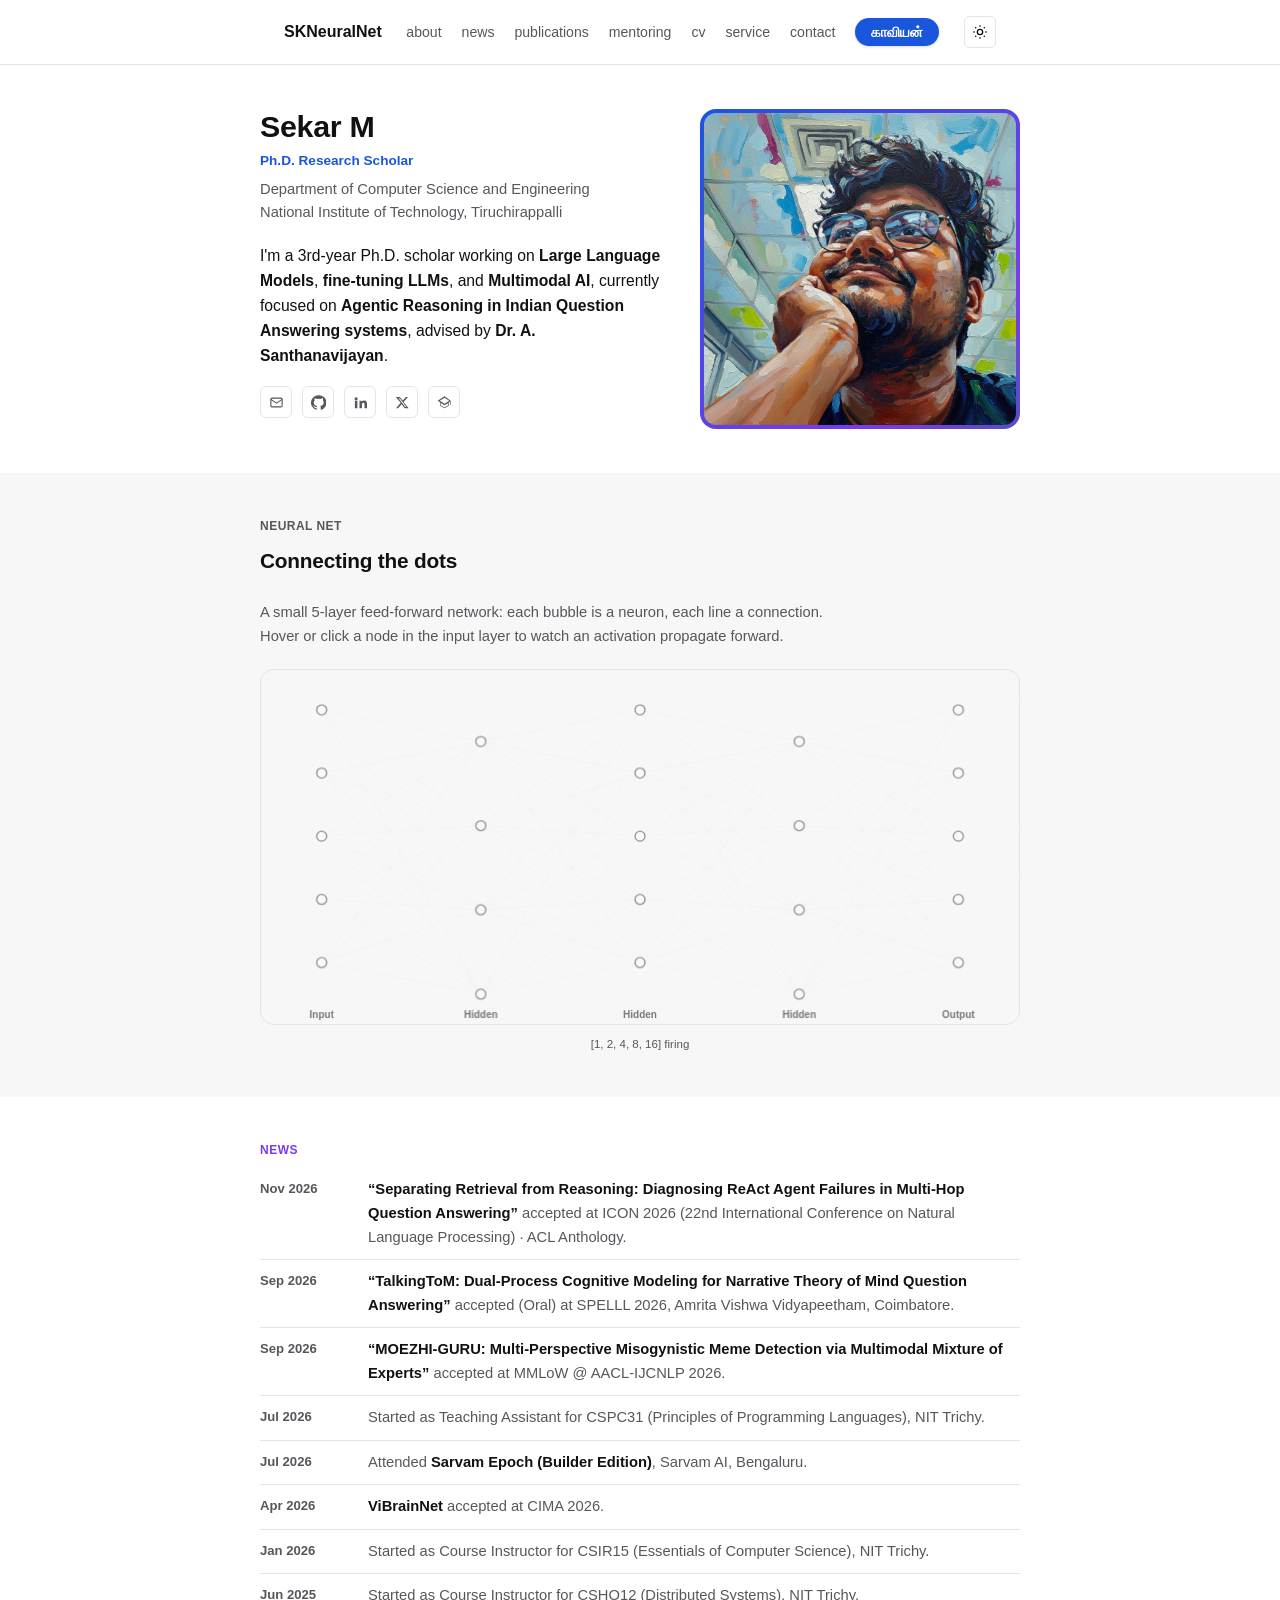
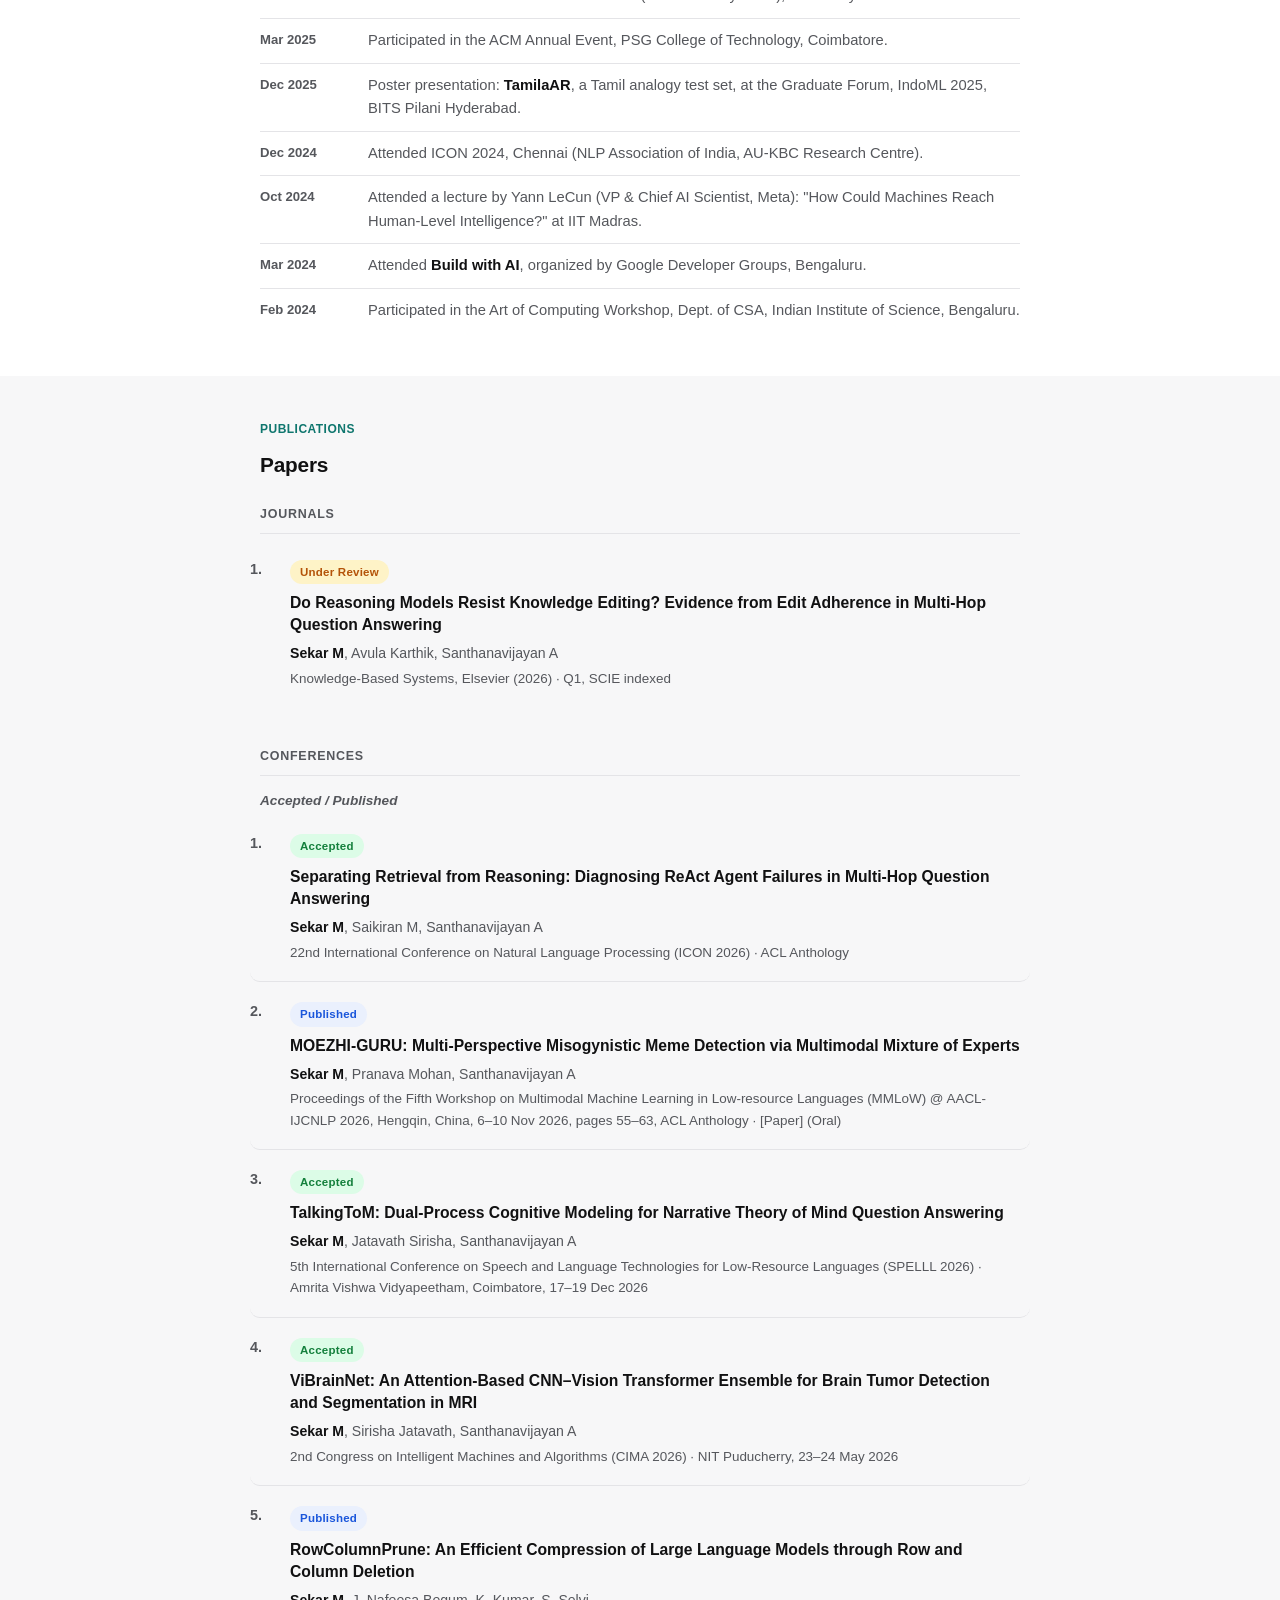
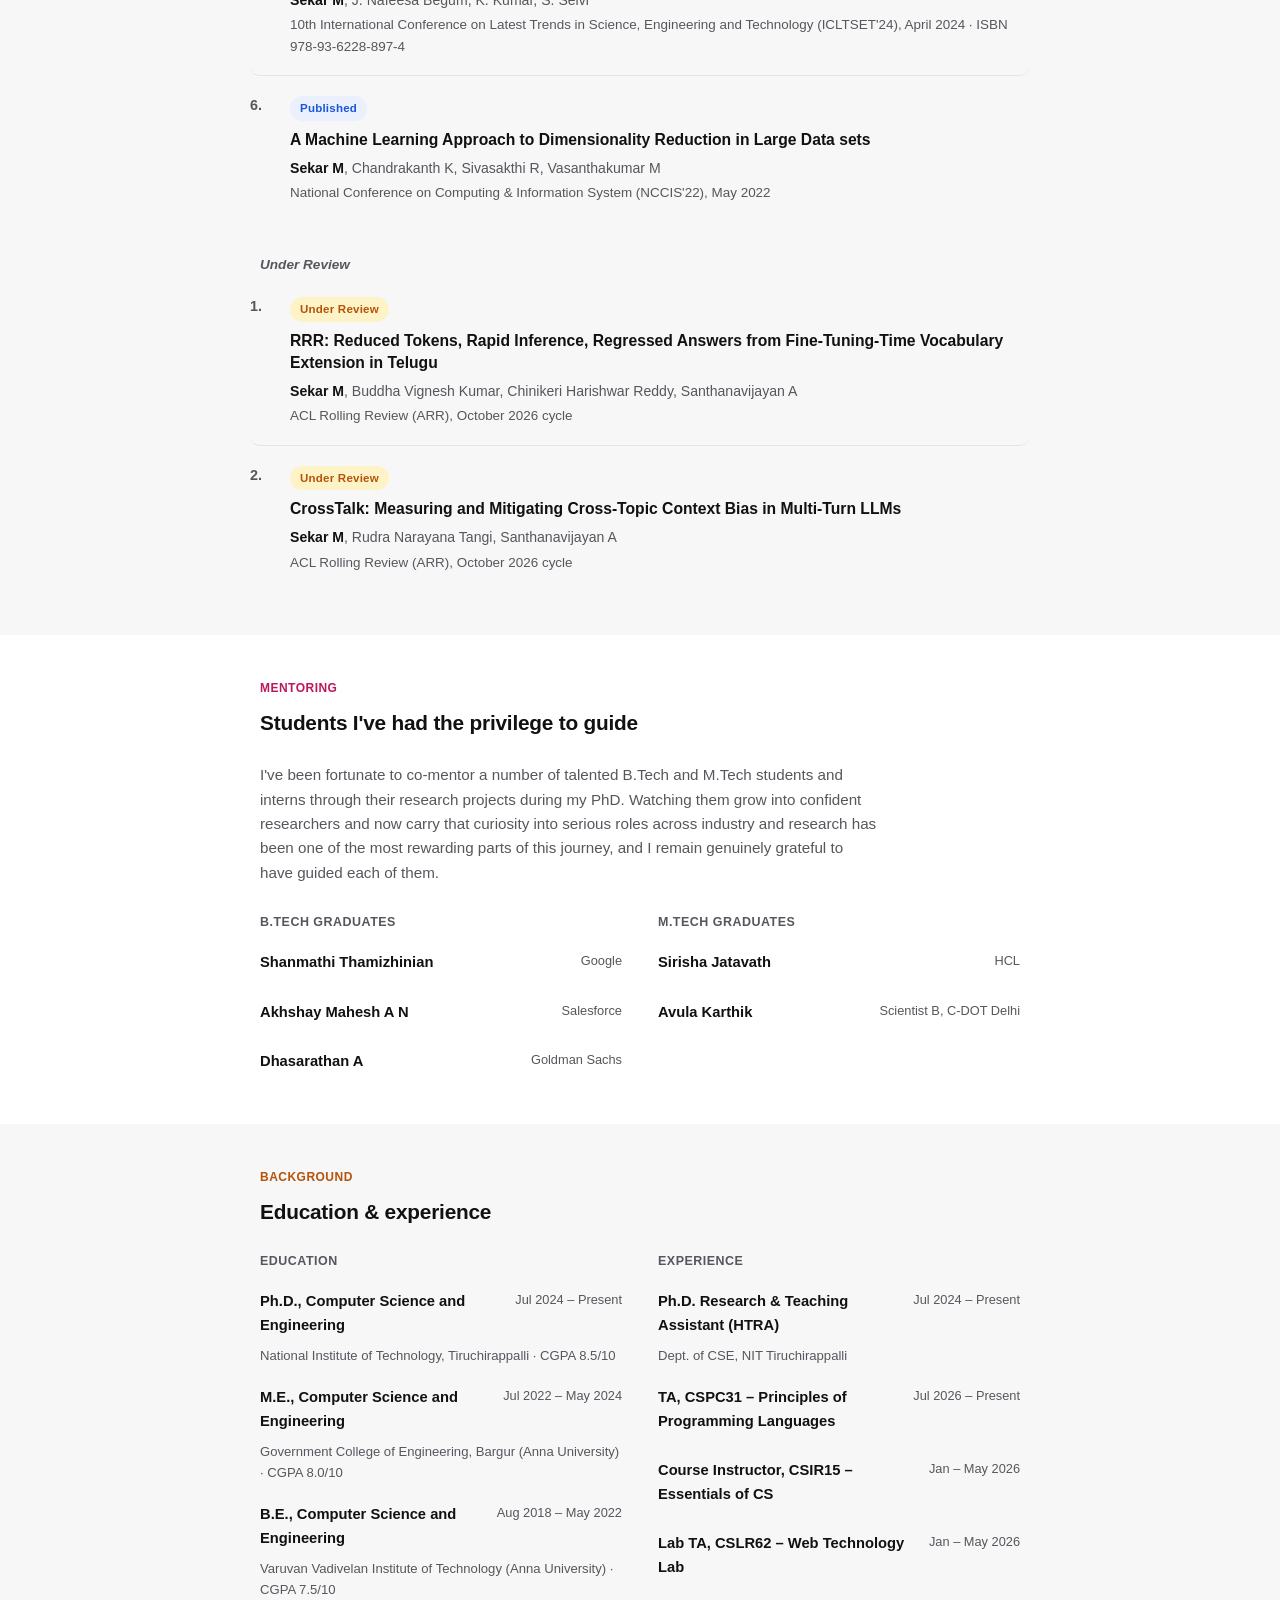
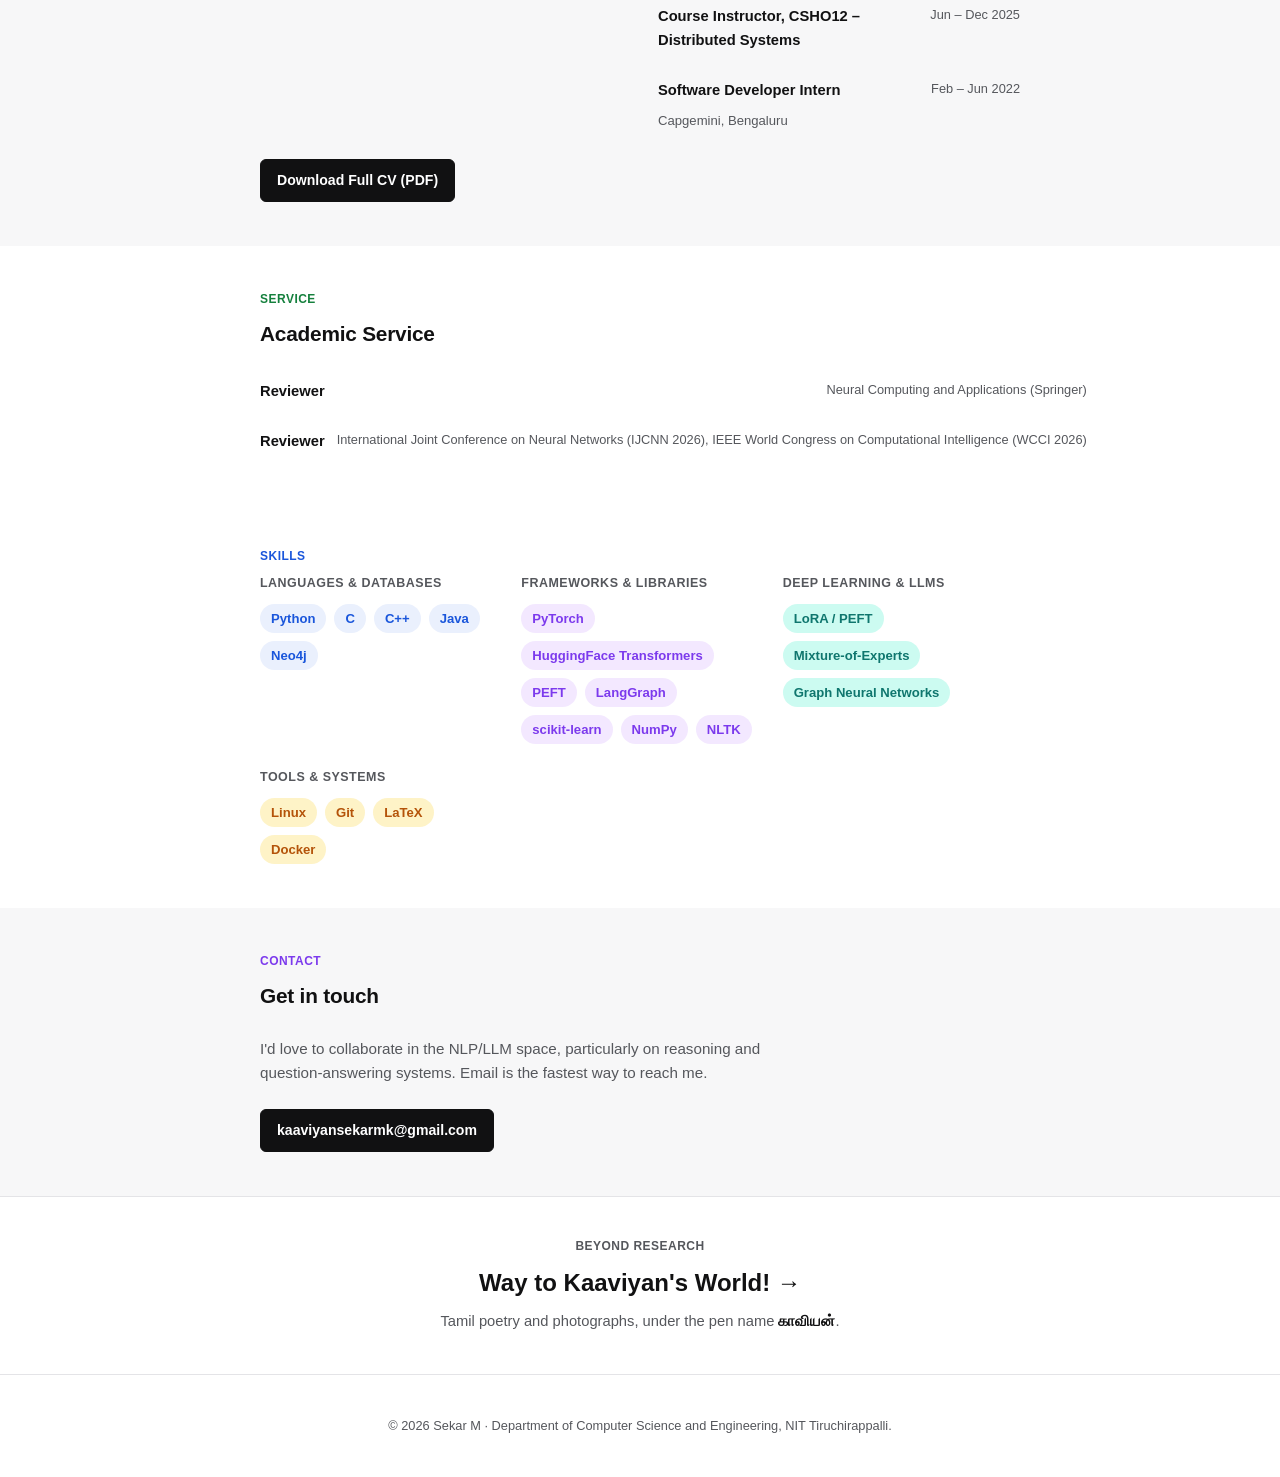
<file: index.html>
<!DOCTYPE html>
<html lang="en">
<head>
<meta charset="UTF-8">
<meta name="viewport" content="width=device-width, initial-scale=1.0">
<title>SKNeuralNet &middot; Sekar M</title>
<meta name="description" content="Sekar M, PhD Research Scholar, Department of Computer Science and Engineering, NIT Tiruchirappalli. NLP, LLM reasoning, Indian legal QA, Mixture-of-Experts.">
<link rel="icon" href="data:,">
<link rel="stylesheet" href="style.css">
<script data-goatcounter="https://sekarm.goatcounter.com/count" async src="//gc.zgo.at/count.js"></script>
</head>
<body>

<nav class="nav" id="nav">
  <div class="nav-inner">
    <a href="#top" class="nav-brand">SKNeuralNet</a>
    <button class="nav-toggle" id="navToggle" aria-label="Toggle menu" aria-expanded="false">
      <span></span><span></span><span></span>
    </button>
    <ul class="nav-links" id="navLinks">
      <li><a href="#about">about</a></li>
      <li><a href="#news">news</a></li>
      <li><a href="#publications">publications</a></li>
      <li><a href="#mentoring">mentoring</a></li>
      <li><a href="#cv">cv</a></li>
      <li><a href="#service">service</a></li>
      <li><a href="#contact">contact</a></li>
      <li><a href="kaaviyan.html" class="nav-kaaviyan-btn">காவியன்</a></li>
    </ul>
    <button class="theme-toggle" id="themeToggle" aria-label="Toggle dark mode" title="Toggle theme">
      <svg class="icon-sun" viewBox="0 0 24 24" fill="none" stroke="currentColor" stroke-width="2"><circle cx="12" cy="12" r="4"/><path d="M12 2v2M12 20v2M4.9 4.9l1.4 1.4M17.7 17.7l1.4 1.4M2 12h2M20 12h2M4.9 19.1l1.4-1.4M17.7 6.3l1.4-1.4"/></svg>
      <svg class="icon-moon" viewBox="0 0 24 24" fill="none" stroke="currentColor" stroke-width="2"><path d="M21 12.8A9 9 0 1 1 11.2 3a7 7 0 0 0 9.8 9.8z"/></svg>
    </button>
  </div>
</nav>

<main id="top">

  <section class="section about-hero" id="about">
    <div class="section-inner about-grid">
      <div class="about-text-col">
        <h1 class="hero-title">Sekar M</h1>
        <p class="hero-eyebrow">Ph.D. Research Scholar</p>
        <p class="about-role">Department of Computer Science and Engineering<br>National Institute of Technology, Tiruchirappalli</p>

        <p class="about-text">
          I'm a 3rd-year Ph.D. scholar working on <strong>Large Language Models</strong>,
          <strong>fine-tuning LLMs</strong>, and <strong>Multimodal AI</strong>, currently focused
          on <strong>Agentic Reasoning in Indian Question Answering systems</strong>, advised by
          <strong>Dr. A. Santhanavijayan</strong>.
        </p>

        <div class="social-row">
          <a href="mailto:kaaviyansekarmk@gmail.com" title="Email" aria-label="Email">
            <svg viewBox="0 0 24 24" fill="none" stroke="currentColor" stroke-width="1.8"><rect x="3" y="5" width="18" height="14" rx="2"/><path d="m3 7 9 6 9-6"/></svg>
          </a>
          <a href="https://github.com/SEKAR147" title="GitHub" target="_blank" rel="noopener" aria-label="GitHub">
            <svg viewBox="0 0 24 24" fill="currentColor"><path d="M12 .3a12 12 0 0 0-3.8 23.4c.6.1.8-.3.8-.6v-2.2c-3.3.7-4-1.6-4-1.6-.6-1.4-1.4-1.8-1.4-1.8-1.1-.8.1-.7.1-.7 1.3.1 1.9 1.3 1.9 1.3 1.1 1.9 3 1.4 3.7 1a2.5 2.5 0 0 1 .7-1.6c-2.7-.3-5.5-1.3-5.5-5.9 0-1.3.5-2.4 1.3-3.2-.1-.3-.6-1.6.1-3.3 0 0 1-.3 3.4 1.2a11.6 11.6 0 0 1 6.2 0c2.4-1.5 3.4-1.2 3.4-1.2.7 1.7.2 3 .1 3.3.8.8 1.3 1.9 1.3 3.2 0 4.6-2.8 5.6-5.5 5.9.4.4.8 1.1.8 2.3v3.3c0 .3.2.7.8.6A12 12 0 0 0 12 .3Z"/></svg>
          </a>
          <a href="https://www.linkedin.com/in/sekarm/" title="LinkedIn" target="_blank" rel="noopener" aria-label="LinkedIn">
            <svg viewBox="0 0 24 24" fill="currentColor"><path d="M4.98 3.5a2.5 2.5 0 1 1 0 5 2.5 2.5 0 0 1 0-5ZM3 9h4v12H3V9Zm7 0h3.8v1.7h.05c.53-1 1.83-2.05 3.77-2.05 4.03 0 4.78 2.65 4.78 6.1V21h-4v-5.6c0-1.34-.02-3.06-1.87-3.06-1.87 0-2.16 1.46-2.16 2.96V21h-4V9Z"/></svg>
          </a>
          <a href="https://x.com/SK_Hari001" title="X (Twitter)" target="_blank" rel="noopener" aria-label="X">
            <svg viewBox="0 0 24 24" fill="currentColor"><path d="M17.5 3h3.2l-7 8 8.2 10h-6.4l-5-6.4-5.7 6.4H1.6l7.5-8.5L1.3 3h6.5l4.5 5.8L17.5 3Zm-1.1 16h1.8L7.7 5H5.8l10.6 14Z"/></svg>
          </a>
          <a href="https://scholar.google.com/citations?user=n73xnvArFP4C&hl=en" title="Google Scholar" target="_blank" rel="noopener" aria-label="Google Scholar">
            <svg viewBox="0 0 24 24" fill="currentColor"><path d="M12 2 1 9l4 2.5V17l7 4 7-4v-5.5L21 10v6h1V9L12 2Zm0 2.4 7.5 4.7L12 13.8 4.5 9.1 12 4.4ZM6 12.8l6 3.7 6-3.7v3.6l-6 3.4-6-3.4v-3.6Z"/></svg>
          </a>
        </div>
      </div>

      <div class="about-photo-col">
        <img src="assets/img/profile.jpg" alt="Photo of Sekar M" class="profile-photo">
      </div>
    </div>
  </section>

  <section class="section section-alt" id="neuralnet">
    <div class="section-inner">
      <span class="section-tag">Neural Net</span>
      <h2 class="section-title">Connecting the dots</h2>
      <p class="net-intro">A small 5-layer feed-forward network: each bubble is a neuron, each line a connection. Hover or click a node in the input layer to watch an activation propagate forward.</p>
      <div class="hero-visual">
        <canvas id="netCanvas"></canvas>
        <p class="visual-caption" id="visualCaption">hover or click an input node to fire</p>
      </div>
    </div>
  </section>

  <section class="section" id="news">
    <div class="section-inner">
      <span class="section-tag">News</span>
      <ul class="news-list">
        <li><span class="news-date">Nov 2026</span><span class="news-text"><strong>&ldquo;Separating Retrieval from Reasoning: Diagnosing ReAct Agent Failures in Multi-Hop Question Answering&rdquo;</strong> accepted at ICON 2026 (22nd International Conference on Natural Language Processing) &middot; ACL Anthology.</span></li>
        <li><span class="news-date">Sep 2026</span><span class="news-text"><strong>&ldquo;TalkingToM: Dual-Process Cognitive Modeling for Narrative Theory of Mind Question Answering&rdquo;</strong> accepted (Oral) at SPELLL 2026, Amrita Vishwa Vidyapeetham, Coimbatore.</span></li>
        <li><span class="news-date">Sep 2026</span><span class="news-text"><strong>&ldquo;MOEZHI-GURU: Multi-Perspective Misogynistic Meme Detection via Multimodal Mixture of Experts&rdquo;</strong> accepted at MMLoW @ AACL-IJCNLP 2026.</span></li>
        <li><span class="news-date">Jul 2026</span><span class="news-text">Started as Teaching Assistant for CSPC31 (Principles of Programming Languages), NIT Trichy.</span></li>
        <li><span class="news-date">Jul 2026</span><span class="news-text">Attended <strong>Sarvam Epoch (Builder Edition)</strong>, Sarvam AI, Bengaluru.</span></li>
        <li><span class="news-date">Apr 2026</span><span class="news-text"><strong>ViBrainNet</strong> accepted at CIMA 2026.</span></li>
        <li><span class="news-date">Jan 2026</span><span class="news-text">Started as Course Instructor for CSIR15 (Essentials of Computer Science), NIT Trichy.</span></li>
        <li><span class="news-date">Jun 2025</span><span class="news-text">Started as Course Instructor for CSHO12 (Distributed Systems), NIT Trichy.</span></li>
        <li><span class="news-date">Mar 2025</span><span class="news-text">Participated in the ACM Annual Event, PSG College of Technology, Coimbatore.</span></li>
        <li><span class="news-date">Dec 2025</span><span class="news-text">Poster presentation: <strong>TamilaAR</strong>, a Tamil analogy test set, at the Graduate Forum, IndoML 2025, BITS Pilani Hyderabad.</span></li>
        <li><span class="news-date">Dec 2024</span><span class="news-text">Attended ICON 2024, Chennai (NLP Association of India, AU-KBC Research Centre).</span></li>
        <li><span class="news-date">Oct 2024</span><span class="news-text">Attended a lecture by Yann LeCun (VP &amp; Chief AI Scientist, Meta): "How Could Machines Reach Human-Level Intelligence?" at IIT Madras.</span></li>
        <li><span class="news-date">Mar 2024</span><span class="news-text">Attended <strong>Build with AI</strong>, organized by Google Developer Groups, Bengaluru.</span></li>
        <li><span class="news-date">Feb 2024</span><span class="news-text">Participated in the Art of Computing Workshop, Dept. of CSA, Indian Institute of Science, Bengaluru.</span></li>
      </ul>
    </div>
  </section>

  <section class="section section-alt" id="publications">
    <div class="section-inner">
      <span class="section-tag">Publications</span>
      <h2 class="section-title">Papers</h2>
      <h3 class="pub-group">Journals</h3>
      <ol class="pub-list">

        <li class="pub-item">
          <span class="pub-status status-review">Under Review</span>
          <p class="pub-title">Do Reasoning Models Resist Knowledge Editing? Evidence from Edit Adherence in Multi-Hop Question Answering</p>
          <p class="pub-authors"><strong>Sekar M</strong>, Avula Karthik, Santhanavijayan A</p>
          <p class="pub-venue">Knowledge-Based Systems, Elsevier (2026) &middot; Q1, SCIE indexed</p>
        </li>

      </ol>

      <h3 class="pub-group">Conferences</h3>

      <p class="pub-subgroup">Accepted / Published</p>
      <ol class="pub-list">

        <li class="pub-item">
          <span class="pub-status status-accepted">Accepted</span>
          <p class="pub-title">Separating Retrieval from Reasoning: Diagnosing ReAct Agent Failures in Multi-Hop Question Answering</p>
          <p class="pub-authors"><strong>Sekar M</strong>, Saikiran M, Santhanavijayan A</p>
          <p class="pub-venue">22nd International Conference on Natural Language Processing (ICON 2026) &middot; ACL Anthology</p>
        </li>

        <li class="pub-item">
          <span class="pub-status status-published">Published</span>
          <p class="pub-title">MOEZHI-GURU: Multi-Perspective Misogynistic Meme Detection via Multimodal Mixture of Experts</p>
          <p class="pub-authors"><strong>Sekar M</strong>, Pranava Mohan, Santhanavijayan A</p>
          <p class="pub-venue">Proceedings of the Fifth Workshop on Multimodal Machine Learning in Low-resource Languages (MMLoW) @ AACL-IJCNLP 2026, Hengqin, China, 6&ndash;10 Nov 2026, pages 55&ndash;63, ACL Anthology &middot; <a href="https://aclanthology.org/2026.mmlow-main.5/" target="_blank" rel="noopener">[Paper]</a> (Oral)</p>
        </li>

        <li class="pub-item">
          <span class="pub-status status-accepted">Accepted</span>
          <p class="pub-title">TalkingToM: Dual-Process Cognitive Modeling for Narrative Theory of Mind Question Answering</p>
          <p class="pub-authors"><strong>Sekar M</strong>, Jatavath Sirisha, Santhanavijayan A</p>
          <p class="pub-venue">5th International Conference on Speech and Language Technologies for Low-Resource Languages (SPELLL 2026) &middot; Amrita Vishwa Vidyapeetham, Coimbatore, 17&ndash;19 Dec 2026</p>
        </li>

        <li class="pub-item">
          <span class="pub-status status-accepted">Accepted</span>
          <p class="pub-title">ViBrainNet: An Attention-Based CNN&ndash;Vision Transformer Ensemble for Brain Tumor Detection and Segmentation in MRI</p>
          <p class="pub-authors"><strong>Sekar M</strong>, Sirisha Jatavath, Santhanavijayan A</p>
          <p class="pub-venue">2nd Congress on Intelligent Machines and Algorithms (CIMA 2026) &middot; NIT Puducherry, 23&ndash;24 May 2026</p>
        </li>

        <li class="pub-item">
          <span class="pub-status status-published">Published</span>
          <p class="pub-title">RowColumnPrune: An Efficient Compression of Large Language Models through Row and Column Deletion</p>
          <p class="pub-authors"><strong>Sekar M</strong>, J. Nafeesa Begum, K. Kumar, S. Selvi</p>
          <p class="pub-venue">10th International Conference on Latest Trends in Science, Engineering and Technology (ICLTSET'24), April 2024 &middot; ISBN 978-93-6228-897-4</p>
        </li>

        <li class="pub-item">
          <span class="pub-status status-published">Published</span>
          <p class="pub-title">A Machine Learning Approach to Dimensionality Reduction in Large Data sets</p>
          <p class="pub-authors"><strong>Sekar M</strong>, Chandrakanth K, Sivasakthi R, Vasanthakumar M</p>
          <p class="pub-venue">National Conference on Computing &amp; Information System (NCCIS'22), May 2022</p>
        </li>

      </ol>

      <p class="pub-subgroup">Under Review</p>
      <ol class="pub-list">

        <li class="pub-item">
          <span class="pub-status status-review">Under Review</span>
          <p class="pub-title">RRR: Reduced Tokens, Rapid Inference, Regressed Answers from Fine-Tuning-Time Vocabulary Extension in Telugu</p>
          <p class="pub-authors"><strong>Sekar M</strong>, Buddha Vignesh Kumar, Chinikeri Harishwar Reddy, Santhanavijayan A</p>
          <p class="pub-venue">ACL Rolling Review (ARR), October 2026 cycle</p>
        </li>

        <li class="pub-item">
          <span class="pub-status status-review">Under Review</span>
          <p class="pub-title">CrossTalk: Measuring and Mitigating Cross-Topic Context Bias in Multi-Turn LLMs</p>
          <p class="pub-authors"><strong>Sekar M</strong>, Rudra Narayana Tangi, Santhanavijayan A</p>
          <p class="pub-venue">ACL Rolling Review (ARR), October 2026 cycle</p>
        </li>

      </ol>
    </div>
  </section>


  <section class="section" id="mentoring">
    <div class="section-inner">
      <span class="section-tag">Mentoring</span>
      <h2 class="section-title">Students I've had the privilege to guide</h2>
      <p class="mentoring-intro">I've been fortunate to co-mentor a number of talented B.Tech and M.Tech students
        and interns through their research projects during my PhD. Watching them grow into confident researchers
        and now carry that curiosity into serious roles across industry and research has been one of the most
        rewarding parts of this journey, and I remain genuinely grateful to have guided each of them.</p>

      <div class="mentoring-columns">
        <div class="cv-col">
          <h4>B.Tech Graduates</h4>
          <ul class="cv-list">
            <li><div class="cv-row"><strong>Shanmathi Thamizhinian</strong><span>Google</span></div></li>
            <li><div class="cv-row"><strong>Akhshay Mahesh A N</strong><span>Salesforce</span></div></li>
            <li><div class="cv-row"><strong>Dhasarathan A</strong><span>Goldman Sachs</span></div></li>
          </ul>
        </div>
        <div class="cv-col">
          <h4>M.Tech Graduates</h4>
          <ul class="cv-list">
            <li><div class="cv-row"><strong>Sirisha Jatavath</strong><span>HCL</span></div></li>
            <li><div class="cv-row"><strong>Avula Karthik</strong><span>Scientist B, C-DOT Delhi</span></div></li>
          </ul>
        </div>
      </div>
    </div>
  </section>

  <section class="section section-alt" id="cv">
    <div class="section-inner">
      <span class="section-tag">Background</span>
      <h2 class="section-title">Education &amp; experience</h2>

      <div class="cv-columns">
        <div class="cv-col">
          <h4>Education</h4>
          <ul class="cv-list">
            <li>
              <div class="cv-row"><strong>Ph.D., Computer Science and Engineering</strong><span>Jul 2024 &ndash; Present</span></div>
              <div class="cv-sub">National Institute of Technology, Tiruchirappalli &middot; CGPA 8.5/10</div>
            </li>
            <li>
              <div class="cv-row"><strong>M.E., Computer Science and Engineering</strong><span>Jul 2022 &ndash; May 2024</span></div>
              <div class="cv-sub">Government College of Engineering, Bargur (Anna University) &middot; CGPA 8.0/10</div>
            </li>
            <li>
              <div class="cv-row"><strong>B.E., Computer Science and Engineering</strong><span>Aug 2018 &ndash; May 2022</span></div>
              <div class="cv-sub">Varuvan Vadivelan Institute of Technology (Anna University) &middot; CGPA 7.5/10</div>
            </li>
          </ul>
        </div>

        <div class="cv-col">
          <h4>Experience</h4>
          <ul class="cv-list">
            <li>
              <div class="cv-row"><strong>Ph.D. Research &amp; Teaching Assistant (HTRA)</strong><span>Jul 2024 &ndash; Present</span></div>
              <div class="cv-sub">Dept. of CSE, NIT Tiruchirappalli</div>
            </li>
            <li>
              <div class="cv-row"><strong>TA, CSPC31 &ndash; Principles of Programming Languages</strong><span>Jul 2026 &ndash; Present</span></div>
            </li>
            <li>
              <div class="cv-row"><strong>Course Instructor, CSIR15 &ndash; Essentials of CS</strong><span>Jan &ndash; May 2026</span></div>
            </li>
            <li>
              <div class="cv-row"><strong>Lab TA, CSLR62 &ndash; Web Technology Lab</strong><span>Jan &ndash; May 2026</span></div>
            </li>
            <li>
              <div class="cv-row"><strong>Course Instructor, CSHO12 &ndash; Distributed Systems</strong><span>Jun &ndash; Dec 2025</span></div>
            </li>
            <li>
              <div class="cv-row"><strong>Software Developer Intern</strong><span>Feb &ndash; Jun 2022</span></div>
              <div class="cv-sub">Capgemini, Bengaluru</div>
            </li>
          </ul>
        </div>
      </div>

      <div class="cv-download">
        <a href="assets/Sekar_M_CV.pdf" class="btn btn-primary" download>Download Full CV (PDF)</a>
      </div>
    </div>
  </section>

  <section class="section" id="service">
    <div class="section-inner">
      <span class="section-tag">Service</span>
      <h2 class="section-title">Academic Service</h2>
      <ul class="cv-list">
        <li><div class="cv-row"><strong>Reviewer</strong><span>Neural Computing and Applications (Springer)</span></div></li>
        <li><div class="cv-row"><strong>Reviewer</strong><span>International Joint Conference on Neural Networks (IJCNN 2026), IEEE World Congress on Computational Intelligence (WCCI 2026)</span></div></li>
      </ul>
    </div>
  </section>

  <section class="section" id="skills">
    <div class="section-inner">
      <span class="section-tag">Skills</span>
      <div class="skills-grid">
        <div class="skill-group">
          <h4>Languages &amp; Databases</h4>
          <div class="tag-row"><span>Python</span><span>C</span><span>C++</span><span>Java</span><span>Neo4j</span></div>
        </div>
        <div class="skill-group">
          <h4>Frameworks &amp; Libraries</h4>
          <div class="tag-row"><span>PyTorch</span><span>HuggingFace Transformers</span><span>PEFT</span><span>LangGraph</span><span>scikit-learn</span><span>NumPy</span><span>NLTK</span></div>
        </div>
        <div class="skill-group">
          <h4>Deep Learning &amp; LLMs</h4>
          <div class="tag-row"><span>LoRA / PEFT</span><span>Mixture-of-Experts</span><span>Graph Neural Networks</span></div>
        </div>
        <div class="skill-group">
          <h4>Tools &amp; Systems</h4>
          <div class="tag-row"><span>Linux</span><span>Git</span><span>LaTeX</span><span>Docker</span></div>
        </div>
      </div>
    </div>
  </section>

  <section class="section section-alt" id="contact">
    <div class="section-inner contact-inner">
      <span class="section-tag">Contact</span>
      <h2 class="section-title">Get in touch</h2>
      <p class="contact-text">I'd love to collaborate in the NLP/LLM space, particularly on reasoning and question-answering systems. Email is the fastest way to reach me.</p>
      <div class="contact-links">
        <a href="mailto:kaaviyansekarmk@gmail.com" class="btn btn-primary">kaaviyansekarmk@gmail.com</a>
      </div>
    </div>
  </section>

  <section class="kaaviyan-teaser">
    <a href="kaaviyan.html" class="kaaviyan-teaser-link">
      <div class="section-inner kaaviyan-teaser-inner">
        <span class="kaaviyan-teaser-label">Beyond Research</span>
        <h2 class="kaaviyan-teaser-title">Way to Kaaviyan's World! →</h2>
        <p class="kaaviyan-teaser-text">Tamil poetry and photographs, under the pen name <strong>காவியன்</strong>.</p>
      </div>
    </a>
  </section>

</main>

<footer class="footer">
  <p>&copy; <span id="year"></span> Sekar M &middot; Department of Computer Science and Engineering, NIT Tiruchirappalli.</p>
  <p class="visit-counter" id="visitCounter"></p>
</footer>

<script src="script.js"></script>
</body>
</html>
</file>
<file: style.css>
:root {
  --bg: #ffffff;
  --bg-alt: #f7f7f8;
  --fg: #111112;
  --fg-muted: #55575c;
  --accent: #1a56db;
  --accent-soft: #eaf0fd;
  --border: #e4e4e7;
  --card-bg: #ffffff;
  --sans: -apple-system, BlinkMacSystemFont, 'Segoe UI', 'Inter', Helvetica, Arial, sans-serif;
  --max: 760px;

  --c-blue: #1a56db;    --c-blue-bg: #eaf0fd;
  --c-green: #15803d;   --c-green-bg: #dcfce7;
  --c-amber: #b45309;   --c-amber-bg: #fef3c7;
  --c-purple: #7c3aed;  --c-purple-bg: #f3e8ff;
  --c-teal: #0f766e;    --c-teal-bg: #ccfbf1;
  --c-pink: #be185d;    --c-pink-bg: #fce7f3;
}

[data-theme="dark"] {
  --bg: #0d0d0e;
  --bg-alt: #17171a;
  --fg: #e8e8ea;
  --fg-muted: #9a9ba1;
  --accent: #6ea8fe;
  --accent-soft: #16233f;
  --border: #27272b;
  --card-bg: #0d0d0e;

  --c-blue: #7aa8ff;    --c-blue-bg: rgba(122,168,255,0.14);
  --c-green: #4ade80;   --c-green-bg: rgba(74,222,128,0.14);
  --c-amber: #fbbf24;   --c-amber-bg: rgba(251,191,36,0.14);
  --c-purple: #c4a6fb;  --c-purple-bg: rgba(196,166,251,0.14);
  --c-teal: #5eead4;    --c-teal-bg: rgba(94,234,212,0.14);
  --c-pink: #f472b6;    --c-pink-bg: rgba(244,114,182,0.14);
}

* { box-sizing: border-box; }
html { scroll-behavior: smooth; }
body {
  margin: 0;
  background: var(--bg);
  color: var(--fg);
  font-family: var(--sans);
  line-height: 1.6;
  font-size: 16px;
  -webkit-font-smoothing: antialiased;
}

a { color: inherit; text-decoration: none; }

/* Nav */
.nav {
  position: sticky;
  top: 0;
  z-index: 100;
  background: color-mix(in srgb, var(--bg) 92%, transparent);
  backdrop-filter: blur(8px);
  border-bottom: 1px solid var(--border);
}
.nav-inner {
  max-width: var(--max);
  margin: 0 auto;
  padding: 16px 24px;
  display: flex;
  align-items: center;
  justify-content: space-between;
  gap: 24px;
}
.nav-brand {
  font-weight: 700;
  font-size: 1rem;
}
.nav-links {
  list-style: none;
  display: flex;
  gap: 20px;
  margin: 0;
  padding: 0;
  flex: 1;
  justify-content: center;
}
.nav-links a {
  font-size: 0.88rem;
  color: var(--fg-muted);
}
.nav-links a:hover { color: var(--accent); text-decoration: underline; }

.nav-kaaviyan-btn {
  background: var(--accent);
  color: #ffffff !important;
  padding: 6px 16px;
  border-radius: 999px;
  font-weight: 700;
  box-shadow: 0 1px 3px rgba(0,0,0,0.15);
}
.nav-kaaviyan-btn:hover { opacity: 0.85; text-decoration: none !important; }
@keyframes gradient-shift {
  0% { background-position: 0% 50%; }
  50% { background-position: 100% 50%; }
  100% { background-position: 0% 50%; }
}

.theme-toggle {
  background: none;
  border: 1px solid var(--border);
  border-radius: 6px;
  width: 32px;
  height: 32px;
  display: flex;
  align-items: center;
  justify-content: center;
  cursor: pointer;
  color: var(--fg);
  flex-shrink: 0;
}
.theme-toggle svg { width: 16px; height: 16px; }
.theme-toggle .icon-moon { display: none; }
[data-theme="dark"] .theme-toggle .icon-sun { display: none; }
[data-theme="dark"] .theme-toggle .icon-moon { display: block; }

.nav-toggle {
  display: none;
  flex-direction: column;
  gap: 5px;
  background: none;
  border: none;
  cursor: pointer;
  padding: 4px;
}
.nav-toggle span { width: 20px; height: 2px; background: var(--fg); display: block; }

/* About hero */
.about-hero { padding-top: 56px; padding-bottom: 40px; }
.about-grid {
  display: grid;
  grid-template-columns: 1fr auto;
  gap: 36px;
  align-items: start;
}
.hero-eyebrow {
  font-size: 0.85rem;
  font-weight: 600;
  color: var(--c-blue);
  margin: 0 0 6px;
}
.hero-title {
  font-size: 1.9rem;
  font-weight: 700;
  letter-spacing: -0.01em;
  margin: 0 0 6px;
  line-height: 1.15;
}
.about-role { font-size: 0.92rem; color: var(--fg-muted); margin: 0 0 18px; }
.about-text { font-size: 0.98rem; color: var(--fg); margin: 0 0 14px; max-width: 560px; }
.about-text strong { color: var(--fg); font-weight: 600; }

.social-row { display: flex; gap: 10px; margin-top: 18px; }
.social-row a {
  width: 32px;
  height: 32px;
  border: 1px solid var(--border);
  border-radius: 6px;
  display: flex;
  align-items: center;
  justify-content: center;
  color: var(--fg-muted);
}
.social-row a svg { width: 15px; height: 15px; }
.social-row a:hover { color: var(--accent); border-color: var(--accent); }

.about-photo-col { display: flex; justify-content: center; }
.profile-photo {
  display: block;
  width: auto;
  height: auto;
  max-width: 320px;
  border-radius: 16px;
  padding: 4px;
  background: linear-gradient(135deg, var(--c-blue), var(--c-purple), var(--c-teal), var(--c-pink), var(--c-blue));
  background-size: 300% 300%;
  animation: gradient-shift 8s ease infinite;
  transition: transform 0.3s ease, box-shadow 0.3s ease;
}
.profile-photo:hover {
  transform: scale(1.03) rotate(-1deg);
  box-shadow: 0 12px 32px -8px color-mix(in srgb, var(--c-purple) 45%, transparent);
}

/* Kaaviyan teaser banner (home page) */
.kaaviyan-teaser { border-top: 1px solid var(--border); }
.kaaviyan-teaser-link { display: block; }
.kaaviyan-teaser-inner { padding: 40px 24px; text-align: center; }
.kaaviyan-teaser-label {
  font-size: 0.75rem;
  font-weight: 700;
  letter-spacing: 0.04em;
  text-transform: uppercase;
  color: var(--fg-muted);
  display: block;
  margin-bottom: 8px;
}
.kaaviyan-teaser-title {
  font-size: 1.5rem;
  font-weight: 700;
  margin: 0 0 8px;
  transition: color 0.15s ease;
}
.kaaviyan-teaser-link:hover .kaaviyan-teaser-title { color: var(--accent); }
.kaaviyan-teaser-text { color: var(--fg-muted); font-size: 0.92rem; margin: 0; }
.kaaviyan-teaser-text strong { color: var(--fg); font-weight: 600; }

/* Sections */
.section { padding: 44px 24px; }
.section-alt { background: var(--bg-alt); }
.section-inner { max-width: var(--max); margin: 0 auto; }
.section-tag {
  font-size: 0.75rem;
  font-weight: 700;
  letter-spacing: 0.04em;
  text-transform: uppercase;
  color: var(--fg-muted);
  display: block;
  margin-bottom: 8px;
}
#about .section-tag { color: var(--c-blue); }
#news .section-tag { color: var(--c-purple); }
#publications .section-tag { color: var(--c-teal); }
#mentoring .section-tag { color: var(--c-pink); }
#cv .section-tag { color: var(--c-amber); }
#service .section-tag { color: var(--c-green); }
#skills .section-tag { color: var(--c-blue); }
#contact .section-tag { color: var(--c-purple); }
.section-title {
  font-size: 1.3rem;
  font-weight: 700;
  letter-spacing: -0.01em;
  margin: 0 0 24px;
}

/* News */
.news-list { list-style: none; margin: 0; padding: 0; display: grid; gap: 0; }
.news-list li {
  display: grid;
  grid-template-columns: 92px 1fr;
  gap: 16px;
  padding: 10px 0;
  border-bottom: 1px solid var(--border);
  font-size: 0.92rem;
}
.news-list li:last-child { border-bottom: none; }
.news-date { color: var(--fg-muted); font-size: 0.82rem; font-weight: 600; white-space: nowrap; }
.news-text { color: var(--fg-muted); }
.news-text strong { color: var(--fg); font-weight: 600; }

/* Publications */
.pub-group {
  font-size: 0.78rem;
  text-transform: uppercase;
  letter-spacing: 0.06em;
  font-weight: 600;
  color: var(--fg-muted);
  margin: 0 0 14px;
  padding-bottom: 8px;
  border-bottom: 1px solid var(--border);
}
.pub-group + .pub-list { margin-bottom: 40px; }
.pub-subgroup {
  font-size: 0.85rem;
  font-style: italic;
  font-weight: 600;
  color: var(--fg-muted);
  margin: 0 0 10px;
}
.pub-subgroup + .pub-list { margin-bottom: 32px; }
.pub-list:last-child { margin-bottom: 0; }
.pub-list { list-style: none; margin: 0; padding: 0; counter-reset: pub; display: grid; gap: 0; }
.pub-item {
  border-bottom: 1px solid var(--border);
  padding: 18px 10px;
  margin: 0 -10px;
  position: relative;
  padding-left: 40px;
  counter-increment: pub;
  border-radius: 10px;
  transition: background 0.2s ease, transform 0.2s ease;
}
.pub-item:first-child { padding-top: 10px; }
.pub-item:hover {
  background: var(--accent-soft);
  transform: translateX(4px);
}
.pub-item:last-child { border-bottom: none; }
.pub-item::before {
  content: counter(pub) ".";
  position: absolute;
  left: 0;
  top: 18px;
  font-size: 0.9rem;
  font-weight: 600;
  color: var(--fg-muted);
}
.pub-item:first-child::before { top: 10px; }
.pub-status {
  display: inline-block;
  font-size: 0.72rem;
  font-weight: 700;
  letter-spacing: 0.02em;
  margin-bottom: 8px;
  padding: 3px 10px;
  border-radius: 999px;
}
.status-review { color: var(--c-amber); background: var(--c-amber-bg); }
.status-accepted { color: var(--c-green); background: var(--c-green-bg); }
.status-published { color: var(--c-blue); background: var(--c-blue-bg); }
.pub-title { font-weight: 600; font-size: 0.98rem; margin: 0 0 6px; line-height: 1.4; }
.pub-authors { font-size: 0.88rem; margin: 0 0 3px; color: var(--fg-muted); }
.pub-authors strong { color: var(--fg); font-weight: 600; }
.pub-venue { font-size: 0.84rem; color: var(--fg-muted); margin: 0; }

/* Mentoring */
.mentoring-intro { color: var(--fg-muted); font-size: 0.95rem; max-width: 620px; margin: 0 0 28px; }
.mentoring-columns { display: grid; grid-template-columns: 1fr 1fr; gap: 36px; }

/* CV / education & experience */
.cv-columns { display: grid; grid-template-columns: 1fr 1fr; gap: 36px; margin-bottom: 28px; }
.cv-col h4 { font-size: 0.78rem; text-transform: uppercase; letter-spacing: 0.04em; color: var(--fg-muted); margin: 0 0 12px; }
.cv-list { list-style: none; margin: 0; padding: 0; display: grid; gap: 14px; }
.cv-row { display: flex; justify-content: space-between; gap: 12px; font-size: 0.92rem; padding: 6px 8px; margin: 0 -8px; border-radius: 8px; transition: background 0.2s ease, transform 0.2s ease; }
.cv-row:hover { background: var(--accent-soft); transform: translateX(3px); }
.cv-row strong { font-weight: 600; }
.cv-row span { color: var(--fg-muted); font-size: 0.8rem; white-space: nowrap; }
.cv-sub { font-size: 0.82rem; color: var(--fg-muted); margin-top: 2px; }
.cv-download { text-align: left; }

/* Skills */
.skills-grid { display: grid; grid-template-columns: repeat(auto-fit, minmax(220px, 1fr)); gap: 24px; }
.skill-group h4 { font-size: 0.78rem; text-transform: uppercase; letter-spacing: 0.04em; color: var(--fg-muted); margin: 0 0 10px; }
.tag-row { display: flex; flex-wrap: wrap; gap: 8px; font-size: 0.82rem; }
.tag-row span {
  padding: 4px 11px;
  border-radius: 999px;
  font-weight: 600;
  background: var(--accent-soft);
  color: var(--accent);
  display: inline-block;
  transition: transform 0.15s ease, box-shadow 0.15s ease;
  cursor: default;
}
.tag-row span:hover {
  transform: translateY(-2px) scale(1.06);
  box-shadow: 0 4px 12px -2px color-mix(in srgb, currentColor 45%, transparent);
}
.skill-group:nth-of-type(1) .tag-row span { background: var(--c-blue-bg); color: var(--c-blue); }
.skill-group:nth-of-type(2) .tag-row span { background: var(--c-purple-bg); color: var(--c-purple); }
.skill-group:nth-of-type(3) .tag-row span { background: var(--c-teal-bg); color: var(--c-teal); }
.skill-group:nth-of-type(4) .tag-row span { background: var(--c-amber-bg); color: var(--c-amber); }

/* Buttons */
.btn {
  display: inline-block;
  padding: 9px 16px;
  border-radius: 6px;
  font-size: 0.88rem;
  font-weight: 600;
  border: 1px solid var(--border);
}
.btn-primary { background: var(--fg); color: var(--bg); border-color: var(--fg); }
[data-theme="dark"] .btn-primary { background: var(--accent); color: #0d0d0e; border-color: var(--accent); }
.btn-primary:hover { opacity: 0.85; }
.btn-ghost { color: var(--fg); }
.btn-ghost:hover { border-color: var(--accent); color: var(--accent); }
.btn { transition: transform 0.15s ease, box-shadow 0.15s ease; }
.btn:hover { transform: translateY(-2px); box-shadow: 0 6px 16px -4px color-mix(in srgb, var(--accent) 40%, transparent); }

/* Neural net canvas */
.net-intro { color: var(--fg-muted); font-size: 0.92rem; max-width: 600px; margin: 0 0 20px; }
.hero-visual { position: relative; }
#netCanvas {
  width: 100%;
  aspect-ratio: 16 / 7.5;
  display: block;
  border: 1px solid var(--border);
  border-radius: 14px;
  background: var(--bg-alt);
  cursor: pointer;
}
.visual-caption {
  text-align: center;
  font-size: 0.72rem;
  color: var(--fg-muted);
  margin: 10px 0 0;
}

/* Click sparkles */
.sparkle {
  position: fixed;
  width: 6px;
  height: 6px;
  border-radius: 50%;
  pointer-events: none;
  z-index: 9999;
  left: 0;
  top: 0;
  background: var(--sparkle-color, var(--accent));
  box-shadow: 0 0 6px 1px var(--sparkle-color, var(--accent));
  transform: translate(-50%, -50%);
  animation: sparkle-burst 0.7s ease-out forwards;
}
@keyframes sparkle-burst {
  0% { opacity: 1; transform: translate(-50%, -50%) translate(0, 0) scale(1); }
  100% { opacity: 0; transform: translate(-50%, -50%) translate(var(--tx), var(--ty)) scale(0.2); }
}

/* Contact */
.contact-inner { text-align: left; }
.contact-text { color: var(--fg-muted); max-width: 520px; margin-bottom: 24px; font-size: 0.95rem; }
.contact-links { display: flex; gap: 10px; flex-wrap: wrap; }

/* Footer */
.footer {
  padding: 28px 24px;
  text-align: center;
  font-size: 0.8rem;
  color: var(--fg-muted);
  border-top: 1px solid var(--border);
}
.visit-counter { margin: 6px 0 0; font-size: 0.76rem; opacity: 0.75; }

@media (prefers-reduced-motion: reduce) {
  .profile-photo { animation: none !important; }
  .pub-item, .cv-row, .tag-row span, .profile-photo, .btn { transition: none !important; }
}

/* Responsive */
@media (max-width: 640px) {
  .nav-toggle { display: flex; }
  .nav-links {
    position: absolute;
    top: 100%;
    left: 0;
    right: 0;
    background: var(--bg);
    border-bottom: 1px solid var(--border);
    flex-direction: column;
    padding: 20px 24px;
    gap: 16px;
    display: none;
  }
  .nav-links.open { display: flex; }
  .about-grid { grid-template-columns: 1fr; text-align: center; }
  .about-text { margin-left: auto; margin-right: auto; }
  .social-row { justify-content: center; }
  .about-photo-col { order: -1; }
  .section { padding: 36px 20px; }
  .cv-columns, .mentoring-columns { grid-template-columns: 1fr; gap: 28px; }
  .news-list li { grid-template-columns: 1fr; gap: 2px; }
}
</file>
